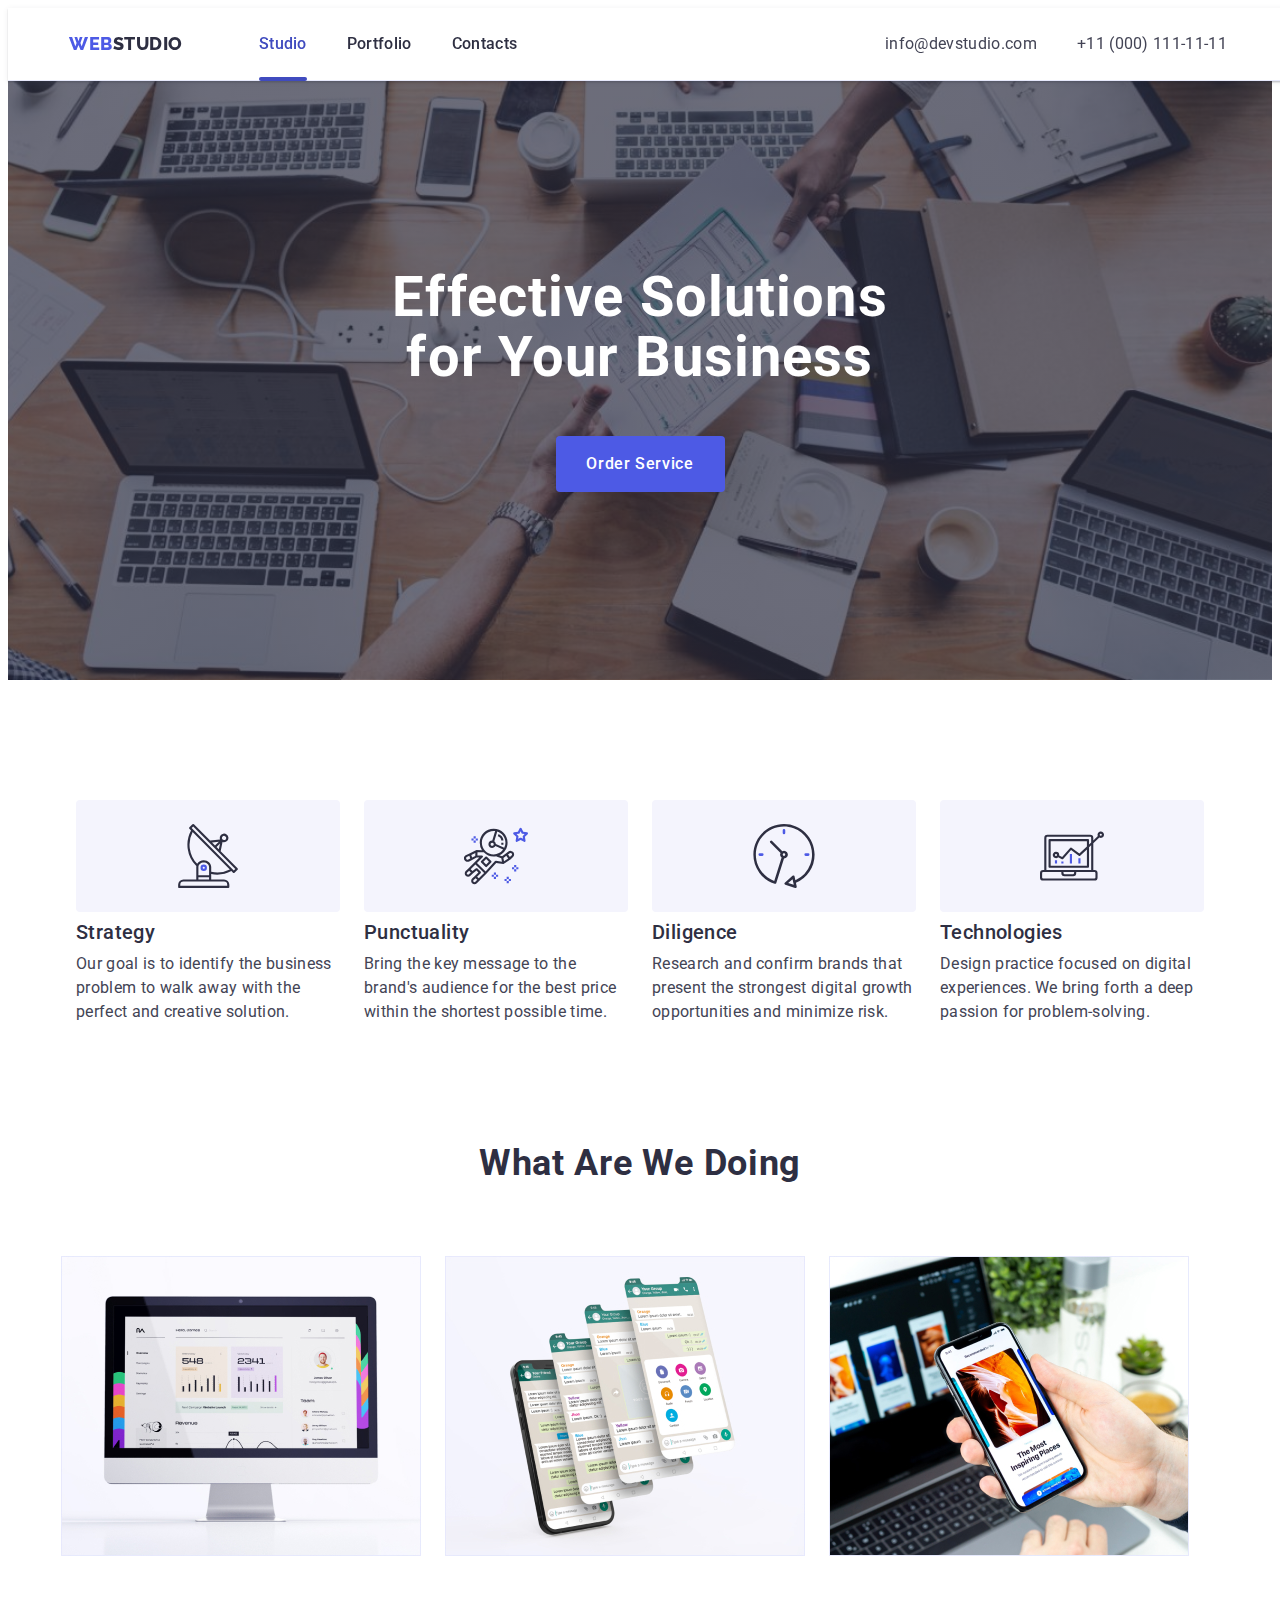
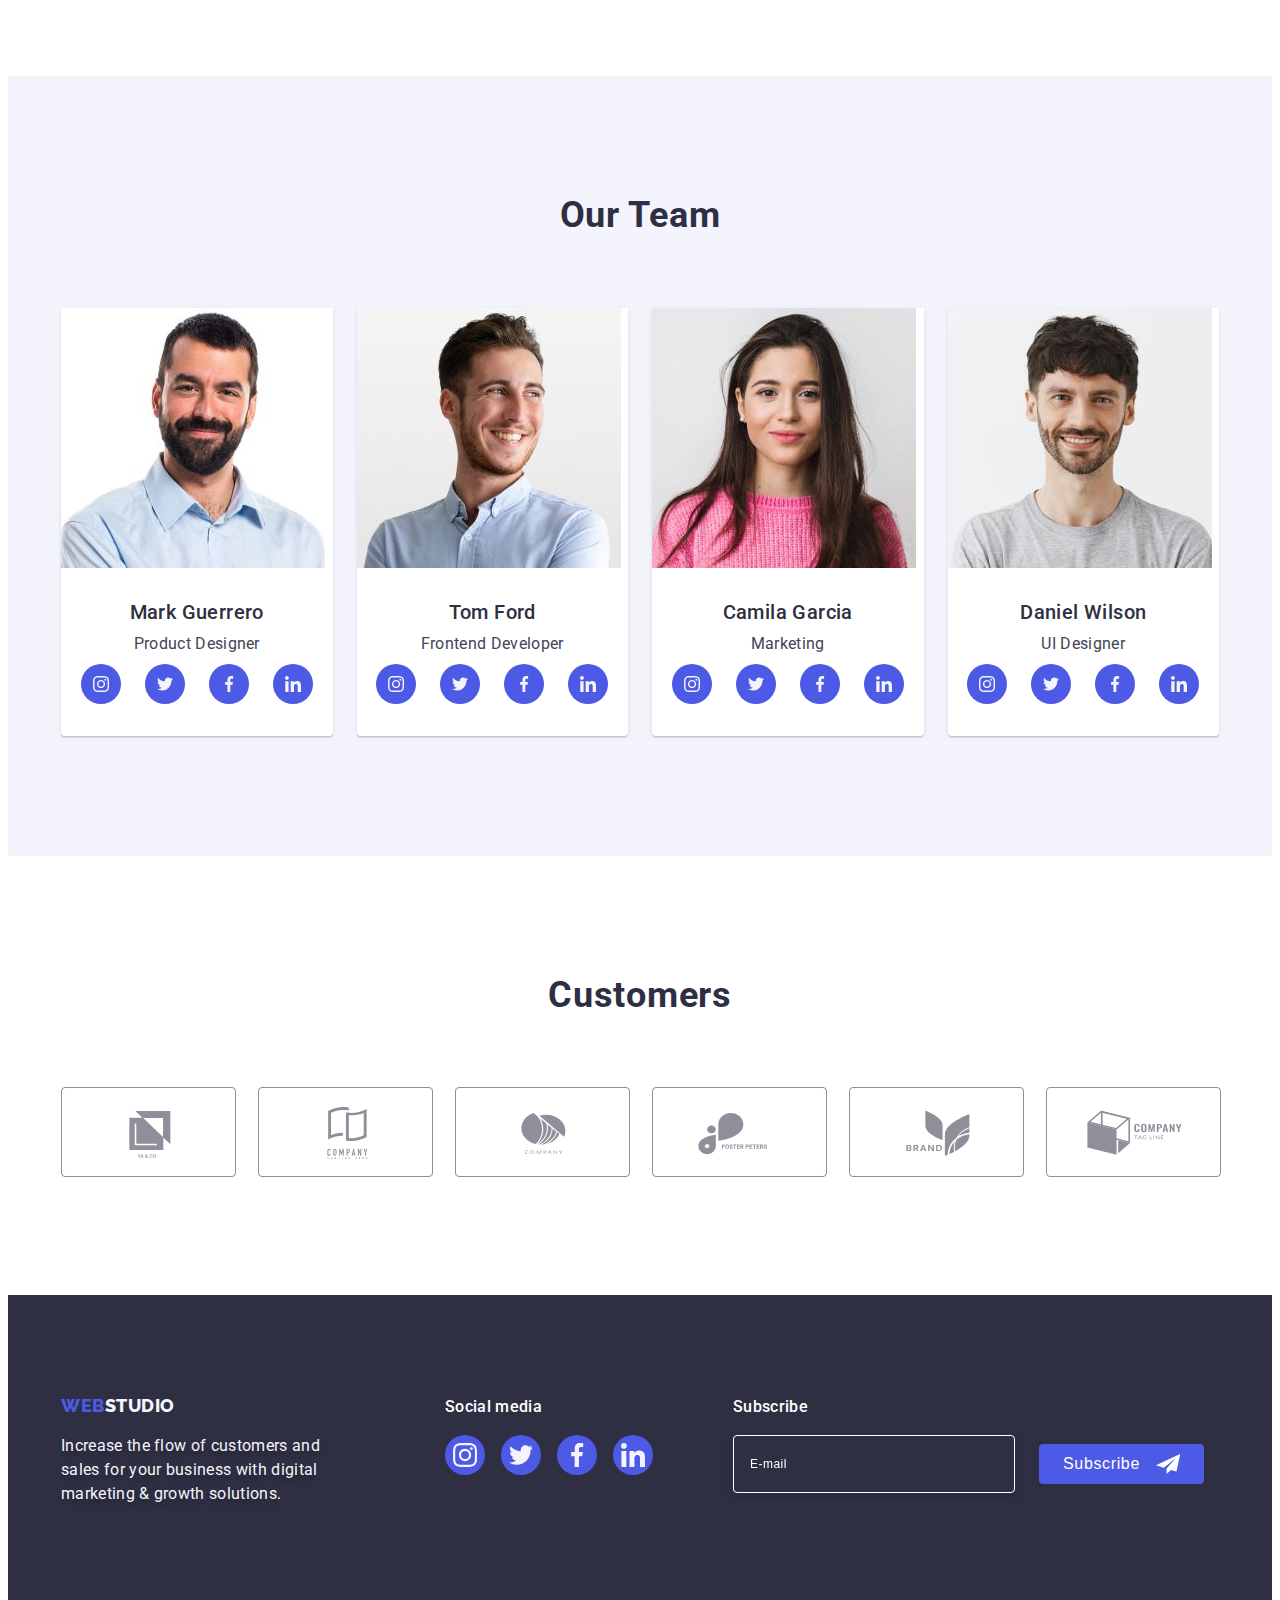
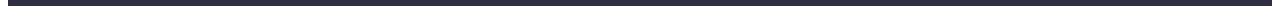
<file: index.html>
<!DOCTYPE html>
<html lang="en">
  <head>
    <meta charset="UTF-8" />
    <meta http-equiv="X-UA-Compatible" content="IE=edge" />
    <meta name="viewport" content="width=device-width, initial-scale=1.0" />
    <title>STUDIO</title>
    <link
      rel="stylesheet"
      href="https://cdnjs.cloudflare.com/ajax/libs/modern-normalize/1.1.0/modern-normalize.min.css"
      integrity="sha512-wpPYUAdjBVSE4KJnH1VR1HeZfpl1ub8YT/NKx4PuQ5NmX2tKuGu6U/JRp5y+Y8XG2tV+wKQpNHVUX03MfMFn9Q=="
      crossorigin="anonymous"
      referrerpolicy="no-referrer"
    />
    <link rel="preconnect" href="https://fonts.googleapis.com" />
    <link rel="preconnect" href="https://fonts.gstatic.com" crossorigin />
    <link
      href="https://fonts.googleapis.com/css2?family=Raleway:wght@800&family=Roboto:wght@400;500;700&display=swap"
      rel="stylesheet"
    />
    <link rel="stylesheet" href="./css/style.css" />
  </head>
  <body>
    <!-- Header -->
    <header class="header">
      <div class="header-page container">
        <nav class="navigation list">
          <a class="logo link" href="./index.html"
            >Web<span class="studio">Studio</span></a
          >

          <button
            class="menu-toggle js-open-menu"
            aria-expanded="false"
            aria-controls="mobile-menu"
          >
            <svg width="32" height="22">
              <use href="./images/icons.svg#burger-menu"></use>
            </svg>
          </button>

          <ul class="nav list">
            <li>
              <a class="nav-page active link" href="./index.html">Studio</a>
            </li>
            <li>
              <a class="nav-page link" href="./portfolio.html">Portfolio</a>
            </li>
            <li><a class="nav-page link" href="">Contacts</a></li>
          </ul>
        </nav>
        <address class="address">
          <ul class="data list">
            <li>
              <a class="data-item link" href="mailto:info@devstudio.com"
                >info@devstudio.com</a
              >
            </li>
            <li>
              <a class="data-item link" href="tel:+110001111111"
                >+11 (000) 111-11-11</a
              >
            </li>
          </ul>
        </address>
      </div>
    </header>
    <!-- main -->
    <main>
      <!-- section 1  -->
      <section class="title section">
        <div class="container cont-title">
          <h1 class="title-about">Effective Solutions for Your Business</h1>
          <button data-modal-open class="title-btn" type="button">
            Order Service
          </button>
        </div>
      </section>
      <!-- section 2 -->
      <section class="feature section">
        <div class="feature-div container">
          <h2 class="feature-hidden">fuature</h2>
          <ul class="feature-items list">
            <li class="feature-list">
              <div class="feature-div-icon">
                <svg width="64" height="64" class="feature-icon">
                  <use href="./images/icons.svg#antenna"></use>
                </svg>
              </div>
              <h3 class="feature-sub">Strategy</h3>
              <p class="feature-sub-deck">
                Our goal is to identify the business problem to walk away with
                the perfect and creative solution.
              </p>
            </li>
            <li class="feature-list">
              <div class="feature-div-icon">
                <svg width="64" height="64" class="feature-icon">
                  <use href="./images/icons.svg#astronaut"></use>
                </svg>
              </div>
              <h3 class="feature-sub">Punctuality</h3>
              <p class="feature-sub-deck">
                Bring the key message to the brand's audience for the best price
                within the shortest possible time.
              </p>
            </li>
            <li class="feature-list">
              <div class="feature-div-icon">
                <svg width="64" height="64" class="feature-icon">
                  <use href="./images/icons.svg#clock"></use>
                </svg>
              </div>
              <h3 class="feature-sub">Diligence</h3>
              <p class="feature-sub-deck">
                Research and confirm brands that present the strongest digital
                growth opportunities and minimize risk.
              </p>
            </li>
            <li class="feature-list">
              <div class="feature-div-icon">
                <svg width="64" height="64" class="feature-icon">
                  <use href="./images/icons.svg#diagram"></use>
                </svg>
              </div>
              <h3 class="feature-sub">Technologies</h3>
              <p class="feature-sub-deck">
                Design practice focused on digital experiences. We bring forth a
                deep passion for problem-solving.
              </p>
            </li>
          </ul>
        </div>
      </section>
      <!-- section 3  -->
      <section class="work-title section">
        <div class="container">
          <h2 class="works">What are we doing</h2>
          <ul class="works-list list">
            <li class="work-img">
              <img
                srcset="
                  ./images/feature/pc.jpg    1x,
                  ./images/feature/pc@2x.jpg 2x
                "
                src="./images/feature/pc.jpg"
                alt="pc"
                width="360"
              />
            </li>
            <li class="work-img">
              <img
                src="./images/feature/tp.jpg"
                alt="tp"
                width="360"
                srcset="
                  ./images/feature/tp.jpg    1x,
                  ./images/feature/tp@2x.jpg 2x
                "
              />
            </li>
            <li class="work-img">
              <img
                src="./images/feature/tp+pc.jpg"
                alt="pc+tp"
                width="360"
                srcset="
                  ./images/feature/tp+pc.jpg    1x,
                  ./images/feature/tp+pc@2x.jpg 2x
                "
              />
            </li>
          </ul>
        </div>
      </section>

      <!-- section 4 -->
      <section class="team-title section">
        <div class="team-div container">
          <h2 class="team">Our Team</h2>
          <ul class="team-list list">
            <li class="team-img">
              <img
                srcset="
                  ./images/Face/img_mob.jpg    1x,
                  ./images/Face/img@2x_mob.jpg 2x
                "
                src="./images/Face/img_mob.jpg"
                alt="Mark"
                width="264"
              />
              <div class="img-desk">
                <h3 class="team-name">Mark Guerrero</h3>
                <p class="team-desc">Product Designer</p>
                <ul class="team-ul list">
                  <li class="team-li">
                    <a class="team-a" href="">
                      <svg width="16" height="16" class="team-svg">
                        <use href="./images/icons.svg#instagram"></use>
                      </svg>
                    </a>
                  </li>
                  <li class="team-li">
                    <a class="team-a" href="">
                      <svg width="16" height="16" class="team-svg">
                        <use href="./images/icons.svg#twitter"></use>
                      </svg>
                    </a>
                  </li>
                  <li class="team-li">
                    <a class="team-a" href="">
                      <svg width="16" height="16" class="team-svg">
                        <use href="./images/icons.svg#facebook"></use>
                      </svg>
                    </a>
                  </li>
                  <li class="team-li">
                    <a class="team-a" href="">
                      <svg width="16" height="16" class="team-svg">
                        <use href="./images/icons.svg#linkedin"></use>
                      </svg>
                    </a>
                  </li>
                </ul>
              </div>
            </li>
            <li class="team-img">
              <img
                src="images\Face\img_mob-1.jpg"
                alt="Tom"
                width="264"
                srcset="
                  ./images/Face/img_mob-1.jpg    1x,
                  ./images/Face/img@2x_mob-1.jpg 2x
                "
              />
              <div class="img-desk">
                <h3 class="team-name">Tom Ford</h3>
                <p class="team-desc">Frontend Developer</p>
                <ul class="team-ul list">
                  <li class="team-li">
                    <a class="team-a" href="">
                      <svg width="16" height="16" class="team-svg">
                        <use href="./images/icons.svg#instagram"></use>
                      </svg>
                    </a>
                  </li>
                  <li class="team-li">
                    <a class="team-a" href="">
                      <svg width="16" height="16" class="team-svg">
                        <use href="./images/icons.svg#twitter"></use>
                      </svg>
                    </a>
                  </li>
                  <li class="team-li">
                    <a class="team-a" href="">
                      <svg width="16" height="16" class="team-svg">
                        <use href="./images/icons.svg#facebook"></use>
                      </svg>
                    </a>
                  </li>
                  <li class="team-li">
                    <a class="team-a" href="">
                      <svg width="16" height="16" class="team-svg">
                        <use href="./images/icons.svg#linkedin"></use>
                      </svg>
                    </a>
                  </li>
                </ul>
              </div>
            </li>
            <li class="team-img">
              <img
                src="images\Face\img_mob-2.jpg"
                alt="Camilia"
                width="264"
                srcset="
                  ./images/Face/img_mob-2.jpg    1x,
                  ./images/Face/img@2x_mob-2.jpg 2x
                "
              />
              <div class="img-desk">
                <h3 class="team-name">Camila Garcia</h3>
                <p class="team-desc">Marketing</p>
                <ul class="team-ul list">
                  <li class="team-li">
                    <a class="team-a" href="">
                      <svg width="16" height="16" class="team-svg">
                        <use href="./images/icons.svg#instagram"></use>
                      </svg>
                    </a>
                  </li>
                  <li class="team-li">
                    <a class="team-a" href="">
                      <svg width="16" height="16" class="team-svg">
                        <use href="./images/icons.svg#twitter"></use>
                      </svg>
                    </a>
                  </li>
                  <li class="team-li">
                    <a class="team-a" href="">
                      <svg width="16" height="16" class="team-svg">
                        <use href="./images/icons.svg#facebook"></use>
                      </svg>
                    </a>
                  </li>
                  <li class="team-li">
                    <a class="team-a" href="">
                      <svg width="16" height="16" class="team-svg">
                        <use href="./images/icons.svg#linkedin"></use>
                      </svg>
                    </a>
                  </li>
                </ul>
              </div>
            </li>
            <li class="team-img">
              <img
                src="images\Face\img_mob-3.jpg"
                alt="Daniel"
                width="264"
                srcset="
                  images\Face\img_mob-3.jpg    1x,
                  images\Face\img@2x_mob-3.jpg 2x
                "
                src="./images/Face/img_mob-3.jpg"
              />
              <div class="img-desk">
                <h3 class="team-name">Daniel Wilson</h3>
                <p class="team-desc">UI Designer</p>

                <ul class="team-ul list">
                  <li class="team-li">
                    <a class="team-a" href="">
                      <svg width="16" height="16" class="team-svg">
                        <use href="./images/icons.svg#instagram"></use>
                      </svg>
                    </a>
                  </li>
                  <li class="team-li">
                    <a class="team-a" href="">
                      <svg width="16" height="16" class="team-svg">
                        <use href="./images/icons.svg#twitter"></use>
                      </svg>
                    </a>
                  </li>
                  <li class="team-li">
                    <a class="team-a" href="">
                      <svg width="16" height="16" class="team-svg">
                        <use href="./images/icons.svg#facebook"></use>
                      </svg>
                    </a>
                  </li>
                  <li class="team-li">
                    <a class="team-a" href="">
                      <svg width="16" height="16" class="team-svg">
                        <use href="./images/icons.svg#linkedin"></use>
                      </svg>
                    </a>
                  </li>
                </ul>
              </div>
            </li>
          </ul>
        </div>
        <!-- section 5 -->
      </section>
      <section class="customers section">
        <div class="customers-div container">
          <h2 class="customers-head">Customers</h2>
          <ul class="customers-ul list">
            <li class="customers-li">
              <a class="customers-link" href="">
                <svg width="104" height="56" class="customers-icon">
                  <use href="./images/icons.svg#logo-1"></use>
                </svg>
              </a>
            </li>
            <li class="customers-li">
              <a class="customers-link" href="">
                <svg width="104" height="56" class="customers-icon">
                  <use href="./images/icons.svg#logo-2"></use>
                </svg>
              </a>
            </li>
            <li class="customers-li">
              <a class="customers-link" href="">
                <svg width="104" height="56" class="customers-icon">
                  <use href="./images/icons.svg#logo-3"></use>
                </svg>
              </a>
            </li>
            <li class="customers-li">
              <a class="customers-link" href="">
                <svg width="104" height="56" class="customers-icon">
                  <use href="./images/icons.svg#logo-4"></use>
                </svg>
              </a>
            </li>
            <li class="customers-li">
              <a class="customers-link" href="">
                <svg width="104" height="56" class="customers-icon">
                  <use href="./images/icons.svg#logo-5"></use>
                </svg>
              </a>
            </li>
            <li class="customers-li">
              <a class="customers-link" href="">
                <svg width="104" height="56" class="customers-icon">
                  <use href="./images/icons.svg#logo-6"></use>
                </svg>
              </a>
            </li>
          </ul>
        </div>
      </section>
    </main>

    <!-- Footer -->
    <footer class="footer">
      <div class="container footer-div">
        <div class="footer-div-log">
          <a class="logo-foot link" href="./index.html"
            >Web<span class="studio-foot">Studio</span></a
          >
          <p class="footer-desc">
            Increase the flow of customers and sales for your business with
            digital marketing & growth solutions.
          </p>
        </div>
        <div class="footer-div-soc">
          <p class="social">Social media</p>
          <ul class="social-ul list">
            <li class="social-li">
              <a class="social-a" href="">
                <svg width="24" height="24" class="social-svg">
                  <use href="./images/icons.svg#instagram"></use>
                </svg>
              </a>
            </li>
            <li class="social-li">
              <a class="social-a" href="">
                <svg width="24" height="24" class="social-svg">
                  <use href="./images/icons.svg#twitter"></use>
                </svg>
              </a>
            </li>
            <li class="social-li">
              <a class="social-a" href="">
                <svg width="24" height="24" class="social-svg">
                  <use href="./images/icons.svg#facebook"></use>
                </svg>
              </a>
            </li>
            <li class="social-li">
              <a class="social-a" href="">
                <svg width="24" height="24" class="social-svg">
                  <use href="./images/icons.svg#linkedin"></use>
                </svg>
              </a>
            </li>
          </ul>
        </div>

        <!-- SUBSCRIBE -->
        <div class="foot-sub-div">
          <p class="foot-p">Subscribe</p>
          <form class="foot-lab-btn">
            <input
              class="foot-lab-inp"
              id="email"
              type="email"
              placeholder="E-mail"
            />
            <button class="foot-btn" type="submit">
              Subscribe
              <svg width="24" height="24" class="sub-svg">
                <use href="./images/icons.svg#telegram"></use>
              </svg>
            </button>
          </form>
        </div>
      </div>
    </footer>

    <!-- Module Window -->
    <div class="backdrop is-hidden" data-modal>
      <div class="thumb-div">
        <button data-modal-close type="button" class="thumb-btn">
          <svg width="8" height="8" class="thumb-svg">
            <use href="./images/icons.svg#icon-close"></use>
          </svg>
        </button>

        <strong class="modal-str"
          >Leave your contacts and we will call you back</strong
        >
        <form class="modal-form">
          <ul class="list modal-form-ul">
            <li class="modal-form-li">
              <label class="modal-lab" for="modal_name">Name</label>
              <div class="modal-lab-div">
                <input
                  class="modal-input"
                  type="text"
                  name="modal_name"
                  id="modal_name"
                />
                <svg width="18" height="24" class="modal-svg">
                  <use href="./images/icons.svg#name"></use>
                </svg>
              </div>
            </li>
            <li class="modal-form-li">
              <label class="modal-lab" for="modal_phone">Phone</label>
              <div class="modal-lab-div">
                <input
                  class="modal-input"
                  type="text"
                  name="modal_phone"
                  id="modal_phone"
                />
                <svg width="18" height="24" class="modal-svg">
                  <use href="./images/icons.svg#phone"></use>
                </svg>
              </div>
            </li>
            <li class="modal-form-li">
              <label class="modal-lab" for="modal_email">Email</label>
              <div class="modal-lab-div">
                <input
                  class="modal-input"
                  type="text"
                  name="modal_email"
                  id="modal_email"
                />
                <svg width="18" height="24" class="modal-svg">
                  <use href="./images/icons.svg#email"></use>
                </svg>
              </div>
            </li>
            <li class="modal-form-li">
              <label class="modal-lab" for="modal_comment">Comment</label>
              <textarea
                class="modal-comment"
                name="Comment"
                id="modal_comment"
                rows="6"
                placeholder="Text input"
              ></textarea>
            </li>
          </ul>

          <label class="form-agree">
            <input class="form-agree-inp" type="checkbox" />

            <span class="form-agree-text"
              >I accept the terms and conditions of the
              <a class="form-agree-link" href="">Privacy Policy</a></span
            >
          </label>

          <button class="title-btn" type="submit">Send</button>
        </form>
      </div>
    </div>

    <!-- Mobile menu -->
    <div class="menu-container js-menu-container" id="mobile-menu">
      <button class="menu-toggle js-close-menu">
        <svg
          fill="currentColor"
          viewBox="0 0 20 20"
          xmlns="http://www.w3.org/2000/svg"
          width="24"
          height="24"
        >
          <path
            fill-rule="evenodd"
            d="M4.293 4.293a1 1 0 011.414 0L10 8.586l4.293-4.293a1 1 0 111.414 1.414L11.414 10l4.293 4.293a1 1 0 01-1.414 1.414L10 11.414l-4.293 4.293a1 1 0 01-1.414-1.414L8.586 10 4.293 5.707a1 1 0 010-1.414z"
            clip-rule="evenodd"
          ></path>
        </svg>
      </button>

      <ul class="mobile-menu list">
        <li class="mobile-li">
          <a class="mobile-a active link" href="" class="link">Studio</a>
        </li>
        <li class="mobile-li">
          <a class="mobile-a link" href="" class="link">Portfolio</a>
        </li>
        <li class="mobile-li">
          <a class="mobile-a link" href="" class="link">Contacts</a>
        </li>
      </ul>

      <ul class="mobile-contacts list">
        <li>
          <a class="mobile-tel link" href="tel:110001111111" class="link"
            >+11 (000) 111-11-11</a
          >
        </li>
        <li>
          <a
            class="mobile-mail link"
            href="mailto:info@devstudio.com"
            class="link"
            >info@devstudio.com</a
          >
        </li>
      </ul>

      <ul class="mobile-socials socials list">
        <li class="social-li">
          <a
            class="social-a"
            href=""
            rel="noopener noreferrer"
            aria-label="Instagram icon"
          >
            <svg width="24" height="24" class="social-svg">
              <use href="./images/icons.svg#instagram"></use>
            </svg>
          </a>
        </li>
        <li class="social-li">
          <a
            class="social-a"
            href=""
            rel="noopener noreferrer"
            aria-label="Twitter icon"
          >
            <svg width="24" height="24" class="social-svg">
              <use href="./images/icons.svg#twitter"></use>
            </svg>
          </a>
        </li>
        <li class="social-li">
          <a
            class="social-a"
            href=""
            rel="noopener noreferrer"
            aria-label="Facebook icon"
          >
            <svg width="24" height="24" class="social-svg">
              <use href="./images/icons.svg#facebook"></use>
            </svg>
          </a>
        </li>
        <li class="social-li">
          <a
            class="social-a"
            href=""
            rel="noopener noreferrer"
            aria-label="Facebook icon"
          >
            <svg width="24" height="24" class="social-svg">
              <use href="./images/icons.svg#linkedin"></use>
            </svg>
          </a>
        </li>
      </ul>
    </div>

    <script src="./js/modal.js"></script>
    <script src="./js/mobile-menu.js"></script>
  </body>
</html>
</file>
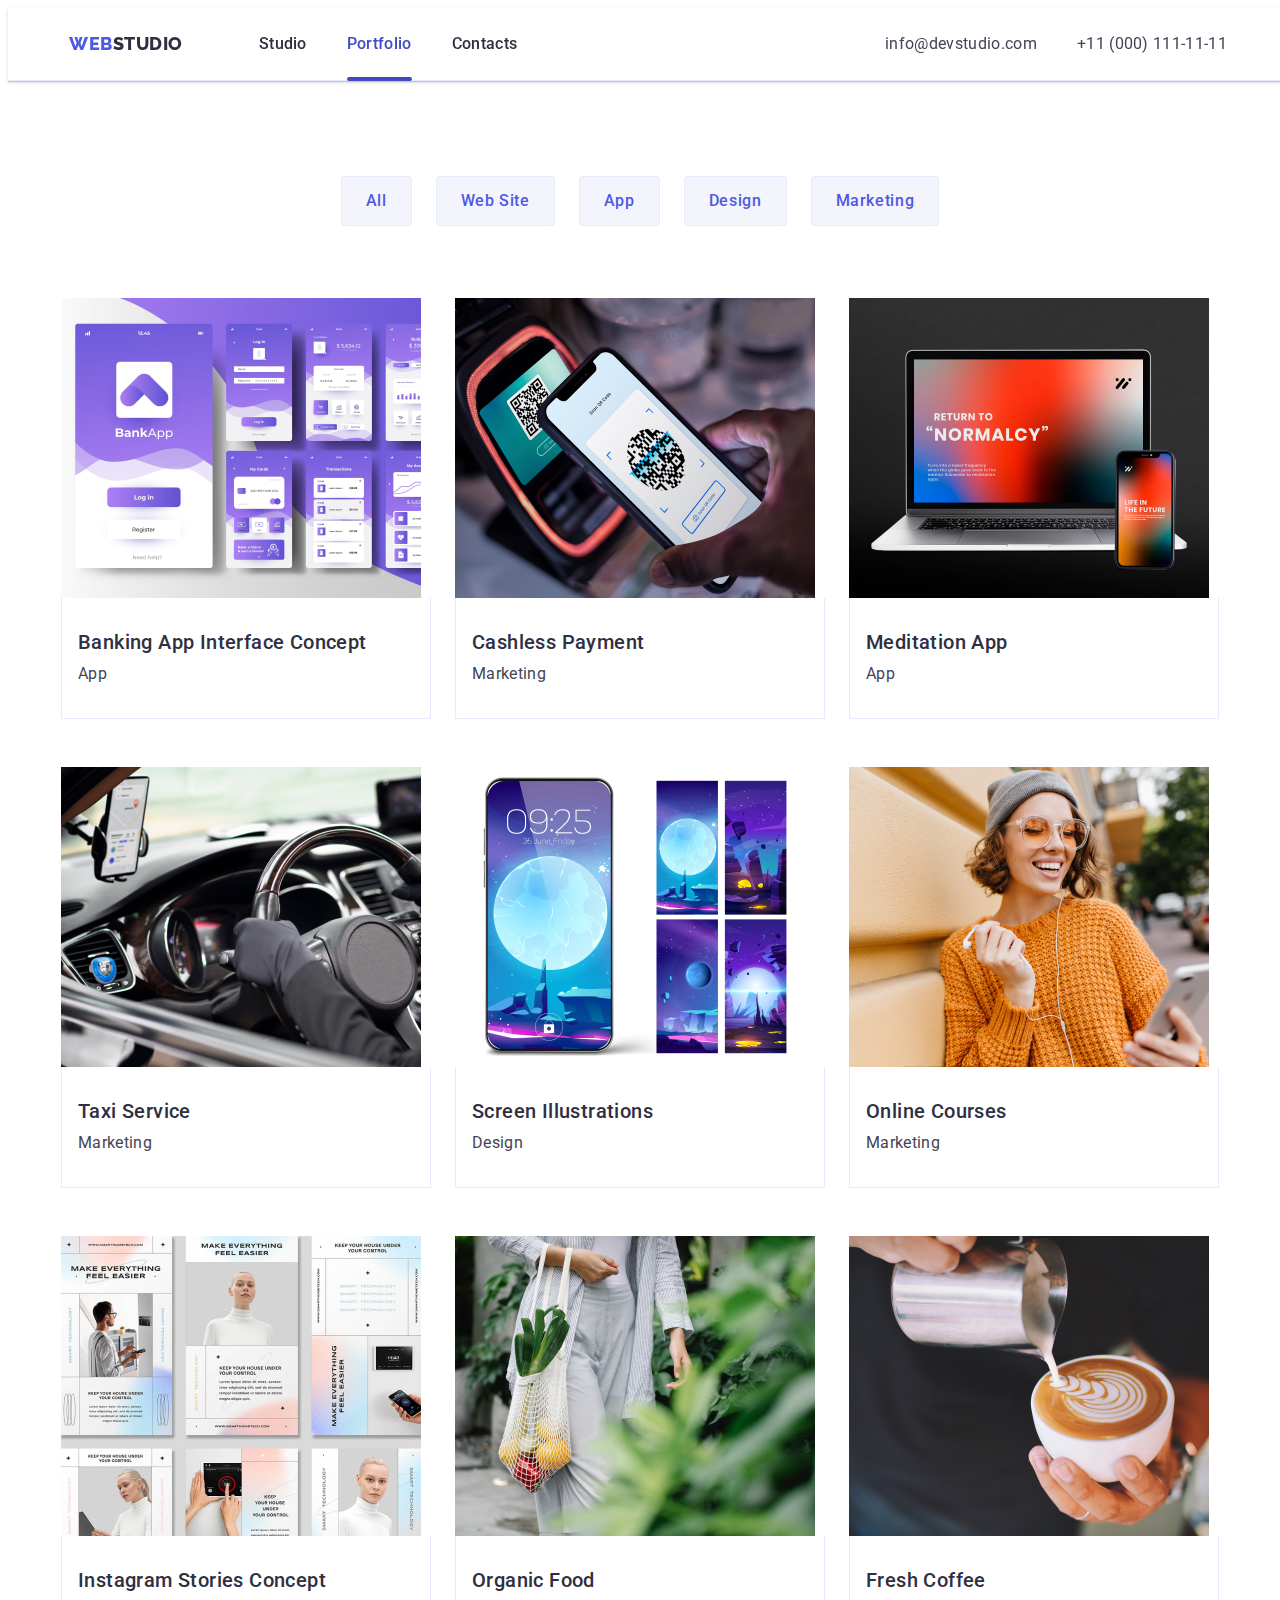
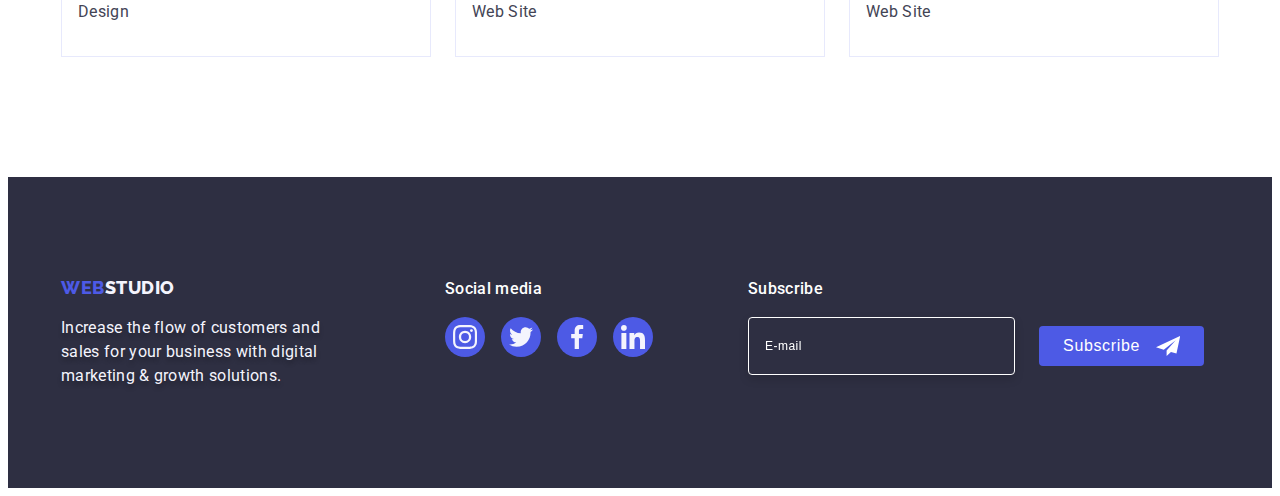
<file: portfolio.html>
<!DOCTYPE html>
<html lang="en">
  <head>
    <meta charset="UTF-8" />
    <meta http-equiv="X-UA-Compatible" content="IE=edge" />
    <meta name="viewport" content="width=device-width, initial-scale=1.0" />
    <title>Portfolio</title>
    <link
      rel="stylesheet"
      href="https://cdnjs.cloudflare.com/ajax/libs/modern-normalize/1.1.0/modern-normalize.min.css"
      integrity="sha512-wpPYUAdjBVSE4KJnH1VR1HeZfpl1ub8YT/NKx4PuQ5NmX2tKuGu6U/JRp5y+Y8XG2tV+wKQpNHVUX03MfMFn9Q=="
      crossorigin="anonymous"
      referrerpolicy="no-referrer"
    />
    <link rel="preconnect" href="https://fonts.googleapis.com" />
    <link rel="preconnect" href="https://fonts.gstatic.com" crossorigin />
    <link
      href="https://fonts.googleapis.com/css2?family=Raleway:wght@800&family=Roboto:wght@400;500;700&display=swap"
      rel="stylesheet"
    />
    <link rel="stylesheet" href="./css/style.css" />
  </head>
  <body>
    <!-- head -->
    <header class="header">
      <div class="container header-page">
        <nav class="navigation list">
          <a class="logo link" href="./index.html"
            >Web<span class="studio">Studio</span></a
          >
          <ul class="nav list">
            <li>
              <a class="nav-page link" href="./index.html">Studio</a>
            </li>
            <li>
              <a class="nav-page active link" href="./portfolio.html"
                >Portfolio</a
              >
            </li>
            <li>
              <a class="nav-page link" href="">Contacts</a>
            </li>
          </ul>
        </nav>
        <address class="address">
          <ul class="data list">
            <li>
              <a class="data-item link" href="mailto:info@devstudio.com"
                >info@devstudio.com</a
              >
            </li>
            <li>
              <a class="data-item link" href="tel:+110001111111"
                >+11 (000) 111-11-11</a
              >
            </li>
          </ul>
        </address>
      </div>
    </header>
    <!-- main -->
    <main>
      <!-- filtter btn -->
      <section class="button-title list">
        <div class="container">
          <h1 class="feature-hidden">portfolio</h1>
          <ul class="btn-list list">
            <li class="btn-item">
              <button class="btn" type="button">All</button>
            </li>
            <li class="btn-item">
              <button class="btn" type="button">Web Site</button>
            </li>
            <li class="btn-item">
              <button class="btn" type="button">App</button>
            </li>
            <li class="btn-item">
              <button class="btn" type="button">Design</button>
            </li>
            <li class="btn-item">
              <button class="btn" type="button">Marketing</button>
            </li>
          </ul>
          <ul class="row-list list">
            <li class="row-item">
              <a class="row-link link" href="">
                <div class="row-thumb">
                  <img
                    src="./images/portf/banking.jpg"
                    alt="banking-App"
                    width="360"
                  />
                  <p class="overlay">
                    14 Stylish and User-Friendly App Design Concepts · Task
                    Manager App · Calorie Tracker App · Exotic Fruit Ecommerce
                    App · Cloud Storage App
                  </p>
                </div>
                <div class="row-div">
                  <h2 class="row-img-caption">Banking App Interface Concept</h2>
                  <p class="row-img-desc">App</p>
                </div>
              </a>
            </li>
            <li class="row-item">
              <a class="row-link link" href="">
                <div class="row-thumb">
                  <img
                    src="./images/portf/payment.jpg"
                    alt="Cashless-Payment"
                    width="360"
                  />
                  <p class="overlay">
                    14 Stylish and User-Friendly App Design Concepts · Task
                    Manager App · Calorie Tracker App · Exotic Fruit Ecommerce
                    App · Cloud Storage App
                  </p>
                </div>
                <div class="row-div">
                  <h2 class="row-img-caption">Cashless Payment</h2>
                  <p class="row-img-desc">Marketing</p>
                </div>
              </a>
            </li>
            <li class="row-item">
              <a class="row-link link" href="">
                <div class="row-thumb">
                  <img
                    src="./images/portf/meditation.jpg"
                    alt="Meditation-App"
                    width="360"
                  />
                  <p class="overlay">
                    14 Stylish and User-Friendly App Design Concepts · Task
                    Manager App · Calorie Tracker App · Exotic Fruit Ecommerce
                    App · Cloud Storage App
                  </p>
                </div>
                <div class="row-div">
                  <h2 class="row-img-caption">Meditation App</h2>
                  <p class="row-img-desc">App</p>
                </div>
              </a>
            </li>
            <li class="row-item">
              <a class="row-link link" href="">
                <div class="row-thumb">
                  <img
                    src="./images/portf/taxi.jpg"
                    alt="Taxi-Service"
                    width="360"
                  />
                  <p class="overlay">
                    14 Stylish and User-Friendly App Design Concepts · Task
                    Manager App · Calorie Tracker App · Exotic Fruit Ecommerce
                    App · Cloud Storage App
                  </p>
                </div>

                <div class="row-div">
                  <h2 class="row-img-caption">Taxi Service</h2>
                  <p class="row-img-desc">Marketing</p>
                </div>
              </a>
            </li>
            <li class="row-item">
              <a class="row-link link" href="">
                <div class="row-thumb">
                  <img
                    src="./images/portf/phone.jpg"
                    alt="Screen-Illustrations"
                    width="360"
                  />
                  <p class="overlay">
                    14 Stylish and User-Friendly App Design Concepts · Task
                    Manager App · Calorie Tracker App · Exotic Fruit Ecommerce
                    App · Cloud Storage App
                  </p>
                </div>
                <div class="row-div">
                  <h2 class="row-img-caption">Screen Illustrations</h2>
                  <p class="row-img-desc">Design</p>
                </div>
              </a>
            </li>
            <li class="row-item">
              <a class="row-link link" href="">
                <div class="row-thumb">
                  <img
                    src="./images/portf/online.jpg"
                    alt="Online-Courses"
                    width="360"
                  />
                  <p class="overlay">
                    14 Stylish and User-Friendly App Design Concepts · Task
                    Manager App · Calorie Tracker App · Exotic Fruit Ecommerce
                    App · Cloud Storage App
                  </p>
                </div>
                <div class="row-div">
                  <h2 class="row-img-caption">Online Courses</h2>
                  <p class="row-img-desc">Marketing</p>
                </div></a
              >
            </li>
            <li class="row-item">
              <a class="row-link link" href="">
                <div class="row-thumb">
                  <img
                    src="./images/portf/insta.jpg"
                    alt="Instagram-Stories-Concept"
                    width="360"
                  />
                  <p class="overlay">
                    14 Stylish and User-Friendly App Design Concepts · Task
                    Manager App · Calorie Tracker App · Exotic Fruit Ecommerce
                    App · Cloud Storage App
                  </p>
                </div>
                <div class="row-div">
                  <h2 class="row-img-caption">Instagram Stories Concept</h2>
                  <p class="row-img-desc">Design</p>
                </div>
              </a>
            </li>
            <li class="row-item">
              <a class="row-link link" href="">
                <div class="row-thumb">
                  <img
                    src="./images/portf/organic.jpg"
                    alt="Organic-Food"
                    width="360"
                  />
                  <p class="overlay">
                    14 Stylish and User-Friendly App Design Concepts · Task
                    Manager App · Calorie Tracker App · Exotic Fruit Ecommerce
                    App · Cloud Storage App
                  </p>
                </div>
                <div class="row-div">
                  <h2 class="row-img-caption">Organic Food</h2>
                  <p class="row-img-desc">Web Site</p>
                </div></a
              >
            </li>
            <li class="row-item">
              <a class="row-link link" href="">
                <div class="row-thumb">
                  <img
                    src="./images/portf/coffe.jpg"
                    alt="Fresh-Coffee"
                    width="360"
                  />
                  <p class="overlay">
                    14 Stylish and User-Friendly App Design Concepts · Task
                    Manager App · Calorie Tracker App · Exotic Fruit Ecommerce
                    App · Cloud Storage App
                  </p>
                </div>
                <div class="row-div">
                  <h2 class="row-img-caption">Fresh Coffee</h2>
                  <p class="row-img-desc">Web Site</p>
                </div>
              </a>
            </li>
          </ul>
        </div>
      </section>
    </main>
    <!-- footer -->

    <footer class="footer">
      <div class="container footer-div">
        <div class="containe footer-div-log">
          <a class="logo-foot link" href="./index.html"
            >Web<span class="studio-foot">Studio</span></a
          >
          <p class="footer-desc">
            Increase the flow of customers and sales for your business with
            digital marketing & growth solutions.
          </p>
        </div>
        <div class="container footer-div-soc">
          <p class="social">Social media</p>
          <ul class="social-ul list">
            <li class="social-li">
              <a class="social-a" href="">
                <svg width="24" height="24" class="social-svg">
                  <use href="./images/icons.svg#instagram"></use>
                </svg>
              </a>
            </li>
            <li class="social-li">
              <a class="social-a" href="">
                <svg width="24" height="24" class="social-svg">
                  <use href="./images/icons.svg#twitter"></use>
                </svg>
              </a>
            </li>
            <li class="social-li">
              <a class="social-a" href="">
                <svg width="24" height="24" class="social-svg">
                  <use href="./images/icons.svg#facebook"></use>
                </svg>
              </a>
            </li>
            <li class="social-li">
              <a class="social-a" href="">
                <svg width="24" height="24" class="social-svg">
                  <use href="./images/icons.svg#linkedin"></use>
                </svg>
              </a>
            </li>
          </ul>
        </div>
        <div class="container foot-sub-div">
          <!-- SUBSCRIBE -->
          <p class="foot-p">Subscribe</p>
          <div class="foot-lab-btn">
            <input
              class="foot-lab-inp"
              id="email"
              type="email"
              placeholder="E-mail"
            />
            <button class="foot-btn" type="submit">
              Subscribe
              <svg width="24" height="24" class="sub-svg">
                <use href="./images/icons.svg#telegram"></use>
              </svg>
            </button>
          </div>
        </div>
      </div>
    </footer>
    
  </body>
</html>
</file>
<file: css/style.css>
:root {
  --main-text-color: #434455;
  --section-text-color: #2e2f42;
  --btn-color-text: #4d5ae5;
  --btn-color-back: #f4f4fd;
  --hover-calor: #ffffff;
  --hover-back: #404bbf;
  --border-btn: #e7e9fc;
  --col-item: #8e8f99;
}

.link {
  text-decoration: none;
}
.list {
  list-style: none;
}

body {
  font-family: "Roboto", sans-serif;
  background-color: var(--hover-calor);
  color: var(--main-text-color);
}

img {
  display: block;
  max-width: 100%;
  height: auto;
}
/* header */
.container {
  min-width: 320px;
  max-width: 428px;
  margin: 0 auto;
  padding: 0 16px;

  /*   outline: 2px solid red;
  outline-offset: -2px; */
}

@media only screen and (min-width: 768px) {
  .container {
    max-width: 768px;
  }
}
@media only screen and (min-width: 1158px) {
  .container {
    max-width: 1158px;
    padding: 0 15px;
  }
}
.header {
  display: flex;
  position: fixed;
  z-index: 10;
  width: 100%;
  background-color: var(--hover-calor);
  border-bottom: 1px solid var(--border-btn);
  box-shadow: 0px 2px 1px rgba(46, 47, 66, 0.08),
    0px 1px 1px rgba(46, 47, 66, 0.16), 0px 1px 6px rgba(46, 47, 66, 0.08);
}

.header-page {
  width: 100%;
}
@media only screen and (min-width: 768px) {
  .header-page {
    display: flex;
    text-align: center;
  }
}

.logo {
  display: flex;
  color: var(--btn-color-text);
  font-family: "Raleway", sans-serif;
  font-weight: 800;
  font-size: 18px;
  line-height: 1.17;
  letter-spacing: 0.03em;
  text-transform: uppercase;
  padding: 24px 0;
}
@media only screen and (min-width: 768px) {
  .logo {
    margin-right: 120px;
  }
}
@media only screen and (min-width: 1158px) {
  .logo {
    margin-right: 76px;
  }
}

.studio {
  color: var(--section-text-color);
}

.nav {
  display: none;
}

@media only screen and (min-width: 768px) {
  .nav {
    display: flex;
    align-items: center;
    gap: 40px;
    margin: 0;
    padding-left: 0;
  }
}

.navigation {
  display: flex;
  align-items: center;
  margin-right: auto;
}
@media only screen and (min-width: 1158px) {
  .navigation {
  }
}

.nav-page {
  display: block;
  font-weight: 500;
  font-size: 16px;
  line-height: 1.5;
  letter-spacing: 0.02em;
  color: var(--section-text-color);
  padding: 24px 0;
  position: relative;
  transition: color 250ms cubic-bezier(0.4, 0, 0.2, 1);
}

.nav-page::after {
  content: "";
  bottom: -1px;
  left: 0;
  position: absolute;
  display: block;
  width: 100%;
  height: 4px;
  border-radius: 2px;
}

.nav-page.active {
  color: var(--hover-back);
}

.nav-page.active::after {
  background: var(--hover-back);
}

.nav-page:hover,
.nav-page:focus {
  color: var(--hover-back);
}

.address {
  font-style: normal;
  display: flex;
  align-items: center;
}

.data {
  display: none;
}
@media only screen and (min-width: 768px) {
  .data {
    display: flex;
    flex-direction: column;
    gap: 12px;
    margin: 0;

    padding-left: 0;
  }
}

@media only screen and (min-width: 1158px) {
  .data {
    display: flex;
    flex-direction: row;
    gap: 40px;
    margin: 0;

    padding-left: 0;
  }
}

.data-item {
  font-weight: 400;
  font-size: 16px;
  line-height: 1.5;
  letter-spacing: 0.02em;
  color: var(--main-text-color);
  padding: 24px 0;
  display: block;
  transition: color 250ms cubic-bezier(0.4, 0, 0.2, 1);
}

@media only screen and (min-width: 768px) and (max-width: 1157px) {
  .data-item {
    font-size: 12px;
    line-height: 1.17;
    letter-spacing: 0.04em;
    padding: 0;
  }
}

@media only screen and (min-width: 1158px) {
  .data-item {
    font-size: 16px;
    line-height: 1.5;
    letter-spacing: 0.02em;
    padding: 0;
  }
}

.data-item:hover,
.data-item:focus {
  color: var(--hover-back);
}

.section {
  padding: 96px 0;
}

@media only screen and (min-width: 1158px) {
  .section {
    padding: 120px 0;
  }
}

/* 1 section */
.title {
  background-color: var(--section-text-color);
  padding: 184px 0 112px;
  background-image: linear-gradient(
      rgba(46, 47, 66, 0.7),
      rgba(46, 47, 66, 0.7)
    ),
    url(../images/BG/people-office_mob_bd.jpg);
  background-repeat: no-repeat;
  background-position: center;
  max-width: 1440px;
  background-size: cover;
  margin: 0 auto;
}

@media (min-device-pixel-ratio: 2),
  (min-resolution: 192dpi),
  (min-resolution: 2dppx) {
  .title {
    background-image: linear-gradient(
        rgba(46, 47, 66, 0.7),
        rgba(46, 47, 66, 0.7)
      ),
      url(../images/BG/people-office@2x_mob_bd.jpg);
  }
}

@media only screen and (min-width: 768px) {
  .title {
    background-image: linear-gradient(
        rgba(46, 47, 66, 0.7),
        rgba(46, 47, 66, 0.7)
      ),
      url(../images/BG/people-office_tab_bg.jpg);
  }
  @media (min-device-pixel-ratio: 2),
    (min-resolution: 192dpi),
    (min-resolution: 2dppx) {
    .title {
      background-image: linear-gradient(
          rgba(46, 47, 66, 0.7),
          rgba(46, 47, 66, 0.7)
        ),
        url(../images/BG/people-office@2x_tab_bg.jpg);
    }
  }
}

@media only screen and (min-width: 1158px) {
  .title {
    padding: 260px 0 188px;
    background-image: linear-gradient(
        rgba(46, 47, 66, 0.7),
        rgba(46, 47, 66, 0.7)
      ),
      url(../images/BG/people-office_desc_bg.jpg);
  }
  @media (min-device-pixel-ratio: 2),
    (min-resolution: 192dpi),
    (min-resolution: 2dppx) {
    .title {
      background-image: linear-gradient(
          rgba(46, 47, 66, 0.7),
          rgba(46, 47, 66, 0.7)
        ),
        url(../images/BG/people-office@2x_desc_bg.jpg);
    }
  }
}

.title-about {
  font-weight: 700;
  font-size: 36px;
  line-height: 1.11;
  text-align: center;
  letter-spacing: 0.02em;
  color: var(--hover-calor);
  max-width: 320px;
  margin: 0 auto;
  margin-bottom: 72px;
}
@media only screen and (min-width: 768px) {
  .title-about {
    font-size: 56px;
    line-height: 1.07;
    max-width: 496px;
    margin-bottom: 36px;
  }
}

@media only screen and (min-width: 1158px) {
  .title-about {
    font-size: 56px;
    line-height: 1.07;
    max-width: 496px;
    margin-bottom: 48px;
  }
}

.title-btn {
  background-color: var(--btn-color-text);
  font-family: "Roboto", sans-serif;
  font-weight: 500;
  font-size: 16px;
  line-height: 1.5;
  letter-spacing: 0.04em;
  color: var(--hover-calor);
  cursor: pointer;
  display: block;
  min-width: 169px;
  height: 56px;
  border: none;
  border-radius: 4px;
  margin: 0 auto;
  transition: background-color 250ms cubic-bezier(0.4, 0, 0.2, 1);
}

.title-btn:hover,
.title-btn:focus {
  background-color: var(--hover-back);
}

/* 2 section */

.feature-hidden {
  position: absolute;
  width: 1px;
  height: 1px;
  margin: -1px;
  border: 0;
  padding: 0;
  white-space: nowrap;
  clip-path: inset(100%);
  clip: rect(0 0 0 0);
  overflow: hidden;
}
@media only screen and (max-width: 1157px) {
  .feature {
    padding: 96px 0;
  }
}

.feature-items {
  display: flex;
  justify-content: center;
  margin-top: 0;
  margin-bottom: 0;
  gap: 72px 24px;
  padding: 0;
  flex-wrap: wrap;
}

.feature-list {
  max-width: 396px;
}

@media only screen and (min-width: 768px) {
  .feature-list {
    max-width: 356px;
    flex-basis: calc((100% - 24px) / 2);
  }
}

@media only screen and (min-width: 1158px) {
  .feature-list {
    max-width: 264px;
    flex-basis: calc((100% - 3 * 24px) / 4);
  }
}

.feature-sub {
  font-weight: 700;
  font-size: 36px;
  line-height: 1.11;
  letter-spacing: 0.02em;
  color: var(--section-text-color);
  margin: 0 0 8px 0;
  text-align: center;
}
@media only screen and (min-width: 768px) {
  .feature-sub {
    text-align: left;
  }
}
@media only screen and (min-width: 1158px) {
  .feature-sub {
    font-weight: 500;
    font-size: 20px;
    line-height: 1.2;
    text-align: left;
  }
}

.feature-sub-deck {
  font-weight: 500;
  font-size: 16px;
  line-height: 1.5;
  letter-spacing: 0.02em;
  max-width: 396px;
  margin: 0;
}

@media only screen and (min-width: 768px) {
  .feature-sub-deck {
    max-width: 356px;
  }
}
@media only screen and (min-width: 1158px) {
  .feature-sub-deck {
    font-weight: 400;
    max-width: 264px;
  }
}

.feature-div-icon {
  display: flex;
  align-items: center;
  justify-content: center;
  width: 264px;
  height: 112px;
  background-color: var(--btn-color-back);
  border-radius: 4px;
  margin-bottom: 8px;
}

@media only screen and (max-width: 1157px) {
  .feature-div-icon {
    display: none;
  }
}

/* 3 section */

.work-title {
  padding-top: 0;
  padding-bottom: 120px;
}

@media only screen and (max-width: 1157px) {
  .work-title {
    display: none;
  }
}
.works {
  font-size: 36px;
  line-height: 1.11;
  text-align: center;
  letter-spacing: 0.02em;
  text-transform: capitalize;
  color: var(--section-text-color);
  margin-bottom: 72px;
  margin-top: 0;
}

.works-list {
  display: flex;
  gap: 24px;
  padding-left: 0;
  margin: 0;
}

.works-img {
  width: calc((100% - 48px) / 3);
}

/* 4 section */
.team-title {
  background-color: var(--btn-color-back);
}
.team {
  font-size: 36px;
  line-height: 1.11;
  text-align: center;
  letter-spacing: 0.02em;
  text-transform: capitalize;
  color: var(--section-text-color);
  margin-bottom: 72px;
  margin-top: 0;
}

@media only screen and (min-width: 768px) and (max-width: 1157px) {
  .team-div {
    width: 584px;
  }
}

.team-list {
  min-width: 264px;
  display: flex;
  justify-content: center;
  gap: 72px;
  padding: 0;
  flex-wrap: wrap;
  margin: 0 auto;
}

@media only screen and (min-width: 768px) {
  .team-list {
    gap: 64px 24px;
  }
}

.team-img {
  background-color: var(--hover-calor);
  border-radius: 0px 0px 4px 4px;
  box-shadow: 0px 1px 6px rgba(46, 47, 66, 0.08),
    0px 1px 1px rgba(46, 47, 66, 0.16), 0px 2px 1px rgba(46, 47, 66, 0.08);
}
@media only screen and (min-width: 768px) {
  .team-img {
    width: calc((100% - 24px) / 2);
  }
}
@media only screen and (min-width: 1158px) {
  .team-img {
    width: calc((100% - 72px) / 4);
  }
}

.img-desk {
  padding: 32px 16px;
}

.team-name {
  font-weight: 500;
  font-size: 20px;
  line-height: 1.2;
  letter-spacing: 0.02em;
  color: var(--section-text-color);
  text-align: center;
  margin: 0 0 8px 0;
}

.team-desc {
  font-size: 16px;
  line-height: 1.5;
  letter-spacing: 0.02em;
  color: var(--main-text-color);
  text-align: center;
  margin: 0 0 8px 0;
}

.team-ul {
  display: flex;
  justify-content: center;
  gap: 24px;
  padding-left: 0;
}

.team-a {
  width: 40px;
  height: 40px;
  background-color: var(--btn-color-text);
  border-radius: 50%;
  display: flex;
  justify-content: center;
  align-items: center;
  transition: background-color 250ms cubic-bezier(0.4, 0, 0.2, 1);
}
.team-a:hover,
.team-a:focus {
  background-color: var(--hover-back);
}

.team-svg {
  fill: var(--btn-color-back);
}

/* section 5 */

.customers {
  margin: 0;
}

@media only screen and (min-width: 768px) {
  .customers-div {
    width: 584px;
  }
}
@media only screen and (min-width: 1158px) {
  .customers-div {
    width: 1158px;
  }
}

.customers-head {
  font-size: 36px;
  line-height: 1.1;
  text-align: center;
  letter-spacing: 0.02em;
  text-transform: capitalize;
  color: var(--section-text-color);
  margin-bottom: 72px;
  margin-top: 0;
}

.customers-ul {
  display: flex;
  margin: 0;
  padding-left: 0;
  gap: 72px 16px;
  align-items: center;
  justify-content: center;
  flex-wrap: wrap;
}

@media only screen and (min-width: 768px) and (max-width: 1157px) {
  .customers-ul {
    margin: 0 auto;
    gap: 72px 24px;
  }
}

@media only screen and (min-width: 1158px) {
  .customers-ul {
    margin: 0 auto;
    gap: 24px;
  }
}

.customers-li {
  width: calc((100% - 16px) / 2);
  height: 88px;
}

@media only screen and (min-width: 768px) {
  .customers-li {
    width: calc((100% - 48px) / 3);
    height: 88px;
  }
}
@media only screen and (min-width: 1158px) {
  .customers-li {
    width: calc((100% - 120px) / 6);
  }
}

.customers-link {
  width: 100%;
  height: 100%;
  border: 1px solid var(--col-item);
  border-radius: 4px;
  display: flex;
  justify-content: center;
  align-items: center;
  color: var(--col-item);
  transition: border-color 250ms cubic-bezier(0.4, 0, 0.2, 1),
    color 250ms cubic-bezier(0.4, 0, 0.2, 1);
}

.customers-icon {
  fill: currentColor;
}

.customers-link:hover,
.customers-link:focus,
.customers-icon:focus,
.customers-icon:hover {
  border-color: var(--hover-back);
  color: var(--hover-back);
}

/* FOOTER */
.footer {
  background-color: var(--section-text-color);
  padding-top: 96px;
  padding-bottom: 96px;
}

@media only screen and (min-width: 1158px) {
  .footer {
    padding: 100px 0;
  }
}

.footer-div {
  display: flex;
  align-items: baseline;
  flex-direction: column;
  margin: 0 auto;
}

@media only screen and (min-width: 768px) and (max-width: 1157px) {
  .footer-div {
    width: 584px;
    flex-wrap: wrap;
    gap: 72px 24px;
    flex-direction: row;
  }
}
@media only screen and (min-width: 1158px) {
  .footer-div {
    width: 1158px;
    gap: 0;
    flex-direction: row;
  }
}

.logo-foot {
  color: var(--btn-color-text);
  font-family: "Raleway", sans-serif;
  font-weight: 800;
  font-size: 18px;
  line-height: 1.17;
  letter-spacing: 0.03em;
  text-transform: uppercase;
  display: flex;
  margin-bottom: 17.5px;
  justify-content: center;
}

@media only screen and (min-width: 768px) {
  .logo-foot {
    display: inline-block;
    justify-content: left;
  }
}

.studio-foot {
  color: var(--btn-color-back);
}
.footer-desc {
  font-size: 16px;
  line-height: 1.5;
  letter-spacing: 0.02em;
  color: var(--btn-color-back);
  text-shadow: 0px 4px 4px rgba(0, 0, 0, 0.25);
  max-width: 264px;
  margin: 0;
}

.footer-div-log {
  margin-right: 0;
  min-width: 264px;
  margin: 0 auto;
  margin-bottom: 72px;
}
@media only screen and (min-width: 768px) {
  .footer-div-log {
    margin: 0;
  }
}
@media only screen and (min-width: 1158px) {
  .footer-div-log {
    margin: 0;
    margin-right: 120px;
  }
}

.footer-div-soc {
  text-align: center;
  min-width: 208px;
  padding: 0;
  margin: 0 auto 72px;
}

@media only screen and (min-width: 768px) {
  .footer-div-soc {
    margin: 0;
  }
}

@media only screen and (min-width: 1158px) {
  .footer-div-soc {
    padding: 0;
    margin: 0 80px 0 0;
  }
}

.social {
  text-align: center;
  width: 208px;
  font-weight: 500;
  font-size: 16px;
  line-height: 1.5;
  letter-spacing: 0.02em;
  color: var(--hover-calor);
  margin-bottom: 16px;
  margin-top: 0;
}

@media only screen and (min-width: 768px) {
  .social {
    text-align: left;
  }
}

.social-ul {
  display: flex;
  gap: 16px;
  padding-left: 0;
  margin: 0;
  justify-content: center;
}
@media only screen and (min-width: 1158px) {
  .social-ul {
    justify-content: left;
  }
}

.social-li {
  width: 40px;
  height: 40px;
}

.social-a {
  width: 100%;
  height: 100%;
  background-color: var(--btn-color-text);
  border-radius: 50%;
  display: flex;
  align-items: center;
  justify-content: center;
  transition: background-color 250ms cubic-bezier(0.4, 0, 0.2, 1);
}
.social-svg {
  fill: var(--btn-color-back);
}
.social-a:hover,
.social-a:focus {
  background-color: #31d0aa;
}

.foot-sub-div {
  display: block;
  min-width: 100%;
}

@media only screen and (min-width: 768px) {
  .foot-sub-div {
    margin-left: 0;
    display: block;
    min-width: 453px;
  }
}
@media only screen and (min-width: 1158px) {
  .foot-sub-div {
    display: block;
  }
}

.foot-p {
  margin: 0;
  margin-bottom: 16px;
  font-size: 16px;
  line-height: 1.5;
  letter-spacing: 0.02em;
  color: #ffffff;
  font-weight: 500;
  text-align: center;
}
@media only screen and (min-width: 768px) {
  .foot-p {
    text-align: left;
  }
}

.foot-lab-btn {
  display: flex;
  flex-direction: column;
  align-items: center;
  padding-left: 0;
  gap: 24px;
}

@media only screen and (min-width: 768px) {
  .foot-lab-btn {
    display: flex;
    flex-direction: row;
  }
}

.foot-lab-inp {
  display: flex;
  align-items: center;
  font-size: 12px;
  line-height: 2;
  letter-spacing: 0.04em;
  color: #ffffff;
  border: 1px solid #ffffff;
  filter: drop-shadow(0px 4px 4px rgba(0, 0, 0, 0.15));
  border-radius: 4px;
  width: 100%;
  height: 40px;
  padding: 8px 0 8px 16px;
  background-color: var(--section-text-color);
  margin: 0;
}
@media only screen and (min-width: 768px) {
  .foot-lab-inp {
    width: 264px;
  }
}

.foot-lab-inp::placeholder {
  color: #ffffff;
  font-weight: 400;
  font-size: 12px;
  line-height: 2;
  letter-spacing: 0.04em;
  display: flex;
  align-items: center;
}

.foot-btn {
  display: flex;
  align-items: center;
  justify-content: center;
  margin: 0;
  width: 165px;
  height: 40px;
  gap: 16px;
  padding: 8px 24px;
  background: #4d5ae5;
  border: #4d5ae5;
  border-radius: 4px;

  font-size: 16px;
  letter-spacing: 0.04em;
  line-height: 1.5;
  font-weight: 500;

  color: #ffffff;
  cursor: pointer;
  transition: 250ms cubic-bezier(0.4, 0, 0.2, 1);
}

.sub-svg {
  fill: #ffffff;
}

.foot-btn:focus,
.foot-btn:hover {
  background: var(--hover-back);
}

/* main Portfolio*/

.button-title {
  padding-top: 168px;
  padding-bottom: 120px;
}

.btn-list {
  display: flex;
  justify-content: center;
  gap: 24px;
  margin-bottom: 72px;
  padding-left: 0;
  margin-top: 0;
}

.btn {
  font-weight: 500;
  font-family: "Roboto", sans-serif;
  font-size: 16px;
  line-height: 1.5;
  letter-spacing: 0.04em;
  color: var(--btn-color-text);
  background-color: var(--btn-color-back);
  cursor: pointer;
  padding: 12px 24px;
  border: 1px solid var(--border-btn);
  border-radius: 4px;
  transition: color 250ms cubic-bezier(0.4, 0, 0.2, 1),
    background-color 250ms cubic-bezier(0.4, 0, 0.2, 1),
    border-color 250ms cubic-bezier(0.4, 0, 0.2, 1),
    box-shadow 250ms cubic-bezier(0.4, 0, 0.2, 1);
}
.btn:hover,
.btn:focus {
  transition: color 250ms cubic-bezier(0.4, 0, 0.2, 1),
    background-color 250ms cubic-bezier(0.4, 0, 0.2, 1),
    border-color 250ms cubic-bezier(0.4, 0, 0.2, 1),
    box-shadow 250ms cubic-bezier(0.4, 0, 0.2, 1);
  color: var(--hover-calor);
  background-color: var(--hover-back);
  border: 1px solid transparent;
  box-shadow: 0px 3px 1px rgba(0, 0, 0, 0.1), 0px 2px 1px rgba(0, 0, 0, 0.08),
    0px 2px 2px rgba(0, 0, 0, 0.12);
}

.row-list {
  flex-wrap: wrap;
  display: flex;
  row-gap: 48px;
  column-gap: 24px;
  padding-left: 0;
  margin: 0;
}
.row-item {
  width: calc((100% - 48px) / 3);
  transition: box-shadow 250ms cubic-bezier(0.4, 0, 0.2, 1);
}

.row-thumb {
  position: relative;
  overflow: hidden;
}

.overlay {
  position: absolute;
  top: 0;
  left: 0;
  width: 100%;
  height: 100%;
  padding: 40px 32px;
  background-color: var(--btn-color-text);
  transform: translateY(100%);
  transition: transform 250ms cubic-bezier(0.4, 0, 0.2, 1);
  color: var(--btn-color-back);
  line-height: 1.5;
  letter-spacing: 0.02em;
  margin: 0;
  font-size: 16px;
}

.row-link {
  display: block;
  transition: box-shadow 250ms cubic-bezier(0.4, 0, 0.2, 1);
}

.row-link:hover .overlay,
.row-link:focus .overlay {
  transform: translateY(0%);
}

.row-link:hover,
.row-link:focus {
  box-shadow: 0px 1px 6px rgba(46, 47, 66, 0.08),
    0px 1px 1px rgba(46, 47, 66, 0.16), 0px 2px 1px rgba(46, 47, 66, 0.08);
}

img {
  display: block;
}

.row-div {
  padding: 32px 16px;
  border: 1px solid var(--border-btn);
  border-top: none;
}
.row-img-caption {
  font-weight: 500;
  font-size: 20px;
  line-height: 1.2;
  letter-spacing: 0.02em;
  color: var(--section-text-color);
  margin: 0 0 8px 0;
}
.row-img-desc {
  font-size: 16px;
  line-height: 1.5;
  letter-spacing: 0.02em;
  color: var(--main-text-color);
  margin: 0;
}

/* MODAL WINDOW */
.backdrop {
  position: fixed;
  top: 0;
  left: 0;
  z-index: 100;

  width: 100%;
  height: 100%;

  background: rgba(46, 47, 66, 0.4);
  backdrop-filter: blur(2px);

  opacity: 1;
  visibility: visible;
  pointer-events: initial;
  transition: opacity 250ms cubic-bezier(0.4, 0, 0.2, 1),
    visibility 250ms cubic-bezier(0.4, 0, 0.2, 1);
}

.is-hidden {
  opacity: 0;
  visibility: hidden;
  pointer-events: none;
}

.thumb-div {
  position: absolute;
  top: 50%;
  left: 50%;
  transform: translate(-50%, -50%) scale(1);
  width: 100vw;

  padding: 72px 24px 24px 24px;
  min-height: 576px;
  background: #fcfcfc;
  border-radius: 4px;
  transition: transform 250ms cubic-bezier(0.4, 0, 0.2, 1);
  box-shadow: 0px 1px 1px rgba(0, 0, 0, 0.14), 0px 1px 3px rgba(0, 0, 0, 0.12),
    0px 2px 1px rgba(0, 0, 0, 0.2);
}

@media only screen and (min-width: 428px) {
  .thumb-div {
    width: 408px;
    height: 584px;
  }
}

.thumb-btn {
  position: absolute;
  top: 24px;
  right: 24px;
  border-radius: 50%;
  width: 24px;
  height: 24px;
  border: 1px solid rgba(0, 0, 0, 0.1);
  background: var(--border-btn);
  display: flex;
  justify-content: center;
  align-items: center;
  padding: 0;
  cursor: pointer;
  transition: background-color 250ms cubic-bezier(0.4, 0, 0.2, 1),
    border 250ms cubic-bezier(0.4, 0, 0.2, 1);
}

.thumb-btn:hover .thumb-svg,
.thumb-btn:focus .thumb-svg {
  fill: var(--hover-calor);
}

.thumb-btn:hover,
.thumb-btn:focus {
  background-color: var(--hover-back);
  border: none;
}

.thumb-svg {
  fill: var(--section-text-color);
  transition: fill 250ms cubic-bezier(0.4, 0, 0.2, 1);
}

.modal-str {
  display: block;
  font-size: 16px;
  line-height: 1.5;
  text-align: center;
  letter-spacing: 0.02em;
  color: var(--section-text-color);
  margin: 0 0 16px 0;
}

.modal-form {
  display: block;
}
.modal-form-ul {
  padding: 0;
  margin: 0;
  margin-bottom: 16px;
}
.modal-form-li:not(:last-child) {
  display: block;
  margin-bottom: 8px;
}

.modal-lab {
  font-size: 12px;
  line-height: 1.17;
  letter-spacing: 0.04em;
  color: #8e8f99;
  margin-bottom: 4px;
  display: block;
}

.modal-lab-div {
  display: block;
  position: relative;
  margin-bottom: 8px;
}

.modal-input {
  width: 100%;
  height: 40px;
  padding: 0;
  padding-left: 38px;
  border-radius: 4px;
  outline: transparent;
  outline-offset: -1px;
  border: 1px solid rgba(46, 47, 66, 0.4);
}

.modal-input:focus {
  outline: 1px solid var(--btn-color-text);
}

.modal-svg {
  position: absolute;
  top: 50%;
  left: 16px;
  transform: translateY(-50%);
  transition: 250ms cubic-bezier(0.4, 0, 0.2, 1);
  fill: var(--section-text-color);
}

.modal-input:focus + .modal-svg {
  fill: var(--btn-color-text);
}

.modal-comment {
  display: block;
  width: 100%;
  height: 120px;
  border-radius: 4px;
  resize: none;
  font-size: 12px;
  line-height: 1.17;
  letter-spacing: 0.04em;
  color: var(--section-text-color);
  outline-offset: -1px;
  outline: transparent;
  padding: 8px 16px;
  border: 1px solid rgba(46, 47, 66, 0.4);
  transition: 250ms cubic-bezier(0.4, 0, 0.2, 1);
}

.modal-comment:focus {
  outline: 1px solid var(--btn-color-text);
}

.form-agree {
  display: flex;
  align-items: center;
  gap: 6px;
  margin-bottom: 24px;
}

.form-agree-inp {
  appearance: none;
  display: block;
  width: 16px;
  height: 16px;
  border: 1px solid rgba(46, 47, 66, 0.4);
  border-radius: 2px;
  transition: 250ms cubic-bezier(0.4, 0, 0.2, 1);
  cursor: pointer;
  flex-shrink: 0;
  background-position: center;
  background-repeat: no-repeat;
  background-image: url("data:image/svg+xml,%3Csvg width='10' height='8' viewBox='0 0 10 8' fill='none' xmlns='http://www.w3.org/2000/svg'%3E%3Cpath d='M8.44558 0.255056C8.61838 0.089653 8.84834 -0.00178848 9.08693 2.65108e-05C9.32551 0.0018415 9.55407 0.0967713 9.72436 0.264784C9.89466 0.432797 9.99337 0.660752 9.99968 0.900549C10.006 1.14034 9.91939 1.37323 9.75816 1.55005L4.86357 7.70436C4.7794 7.79551 4.67782 7.86865 4.5649 7.91942C4.45198 7.97018 4.33003 7.99754 4.20636 7.99984C4.08268 8.00214 3.95981 7.97935 3.8451 7.93282C3.73038 7.88629 3.62618 7.81698 3.53872 7.72903L0.292827 4.46564C0.202435 4.38096 0.129933 4.27884 0.0796475 4.16537C0.0293621 4.05191 0.00232279 3.92942 0.000143182 3.80522C-0.00203643 3.68102 0.0206883 3.55765 0.0669613 3.44248C0.113234 3.3273 0.182108 3.22267 0.269473 3.13483C0.356838 3.047 0.460905 2.97775 0.575465 2.93123C0.690026 2.88471 0.812734 2.86186 0.936267 2.86405C1.0598 2.86624 1.18163 2.89343 1.29449 2.94398C1.40734 2.99454 1.50892 3.06743 1.59315 3.15831L4.16189 5.73967L8.42227 0.28219C8.42994 0.272694 8.43813 0.263635 8.4468 0.255056H8.44558Z' fill='%23ffffff'/%3E%3C/svg%3E%0A");
}

.form-agree-inp:checked {
  background-color: #404bbf;
  border-color: #404bbf;
}

.form-agree-text {
  font-size: 12px;
  line-height: 1.17;
  letter-spacing: 0.04em;
  color: #8e8f99;
}

.form-agree-link {
  font-size: 12px;
  line-height: 1.17;
  letter-spacing: 0.04em;
  color: var(--btn-color-text);
}

.form-agree-link:hover {
  color: var(--hover-back);
}

/**
  |============================
  | Mobile menu
  |============================
*/
.menu-toggle {
  display: flex;
  align-items: center;
  justify-content: center;
  background-color: transparent;
  margin: 0;
  margin-left: auto;
  padding: 0;
  cursor: pointer;
  border: none;
  border-radius: 50%;
  outline: none;
}

@media (min-width: 768px) {
  .menu-toggle {
    display: none;
  }
}

.menu-toggle:hover,
.menu-toggle:focus {
  background-color: rgba(0, 0, 0, 0.1);
}

.menu-container {
  position: fixed;
  top: 0;
  left: 0;

  display: flex;
  flex-direction: column;

  width: 100%;
  height: 100%;
  padding: 40px;
  padding-top: 80px;
  padding-right: 35px;
  background-color: #fff;
  z-index: 999;

  transform: translateX(100%);
  transition: transform 250ms ease-in-out;
}

.menu-container.is-open {
  transform: translateX(0);
}

.menu-container .menu-toggle {
  position: absolute;
  top: 16px;
  right: 16px;
  background: #e7e9fc;
  border: 1px solid rgba(46, 47, 66, 0.1);
}
.mobile-menu {
  padding: 0;
  margin: 0;
  margin-bottom: auto;
  font-weight: 700;
  font-size: 36px;
  line-height: 1.11;
  letter-spacing: 0.02em;
  text-transform: capitalize;
}
.mobile-a {
  color: var(--section-text-color);
}

.mobile-a.active {
  color: var(--hover-back);
}

.mobile-menu .link {
  display: block;
}

.mobile-li:not(:last-child) {
  margin-bottom: 40px;
}

.mobile-contacts {
  display: flex;
  flex-direction: column;
  align-items: flex-start;
  padding: 0px;
  gap: 40px;
  margin: 0;
  margin-bottom: 48px;
}

.mobile-tel {
  font-weight: 700;
  font-size: 36px;
  line-height: 1.11;
  letter-spacing: 0.02em;
  text-transform: capitalize;
  color: var(--btn-color-text);
}
.mobile-mail {
  font-weight: 500;
  font-size: 20px;
  line-height: 1.2;
  letter-spacing: 0.02em;
  color: var(--main-text-color);
}
.mobile-socials {
  display: flex;
  flex-direction: row;
  align-items: flex-start;
  margin: 0px;
  padding: 0px;
  gap: 56px;
}

@media only screen and (min-width: 320px) and (max-width: 428px) {
  .mobile-socials {
    gap: 24px;
  }
}
</file>
